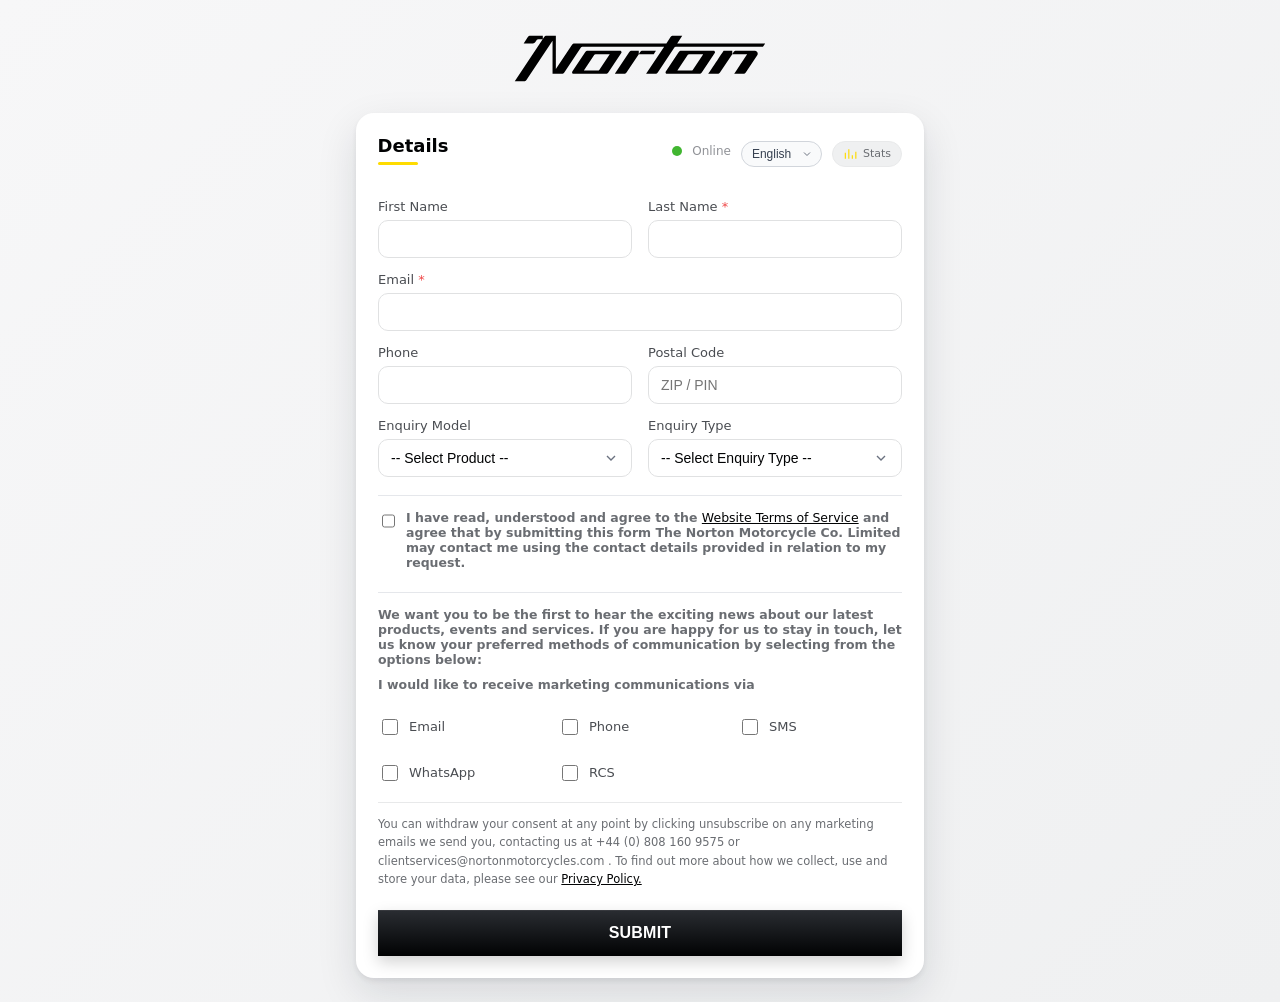
<file: index.html>
<!DOCTYPE html>
<html lang="en">
<head>
<meta charset="UTF-8" />
<meta name="viewport" content="width=device-width, initial-scale=1.0" />
<title>Norton Enquiry Form</title>
<link rel="icon" type="image/svg+xml" href="Norton_Stamp_Roundel_RGB.svg">
<link rel="stylesheet" href="styles.css">
</head>

<body>
<script src="crypto-js.min.js"></script>
<div class="page-wrapper">

<div class="logo-wrapper">
  <img
    src="Norton_Secondary_Lockup_Horizontal.svg"
    alt="Norton Logo"
    class="company-logo"
  />
</div>
<div class="card">

   <div class="card-flip" id="cardFlip">
      <div class="card-face card-front">
        <div class="card-header">
          <div class="section-header">
            <h2 data-i18n="leadDetails">Details</h2>
            <div class="section-underline"></div>
          </div>
          <div class="status-row">
            <span id="dot" class="dot"></span>
            <span id="netText"></span>
            <div class="lang-switch">
              <select id="langSelect">
                <option value="en">English</option>
                <option value="fr">Français</option>
                <option value="de">Deutsch</option>
                <option value="es">Español</option>
                <option value="it">Italiano</option>
              </select>
            </div>
            <div class="stats-toggle" id="statsToggle" data-i18n-title="viewStats" title="View Stats">
              <svg viewBox="0 0 24 24">
                <path d="M4 20V10"/>
                <path d="M10 20V4"/>
                <path d="M16 20V14"/>
                <path d="M22 20V8"/>
              </svg>
              <span class="stats-label" data-i18n="statsLabel">Stats</span>
            </div>
          </div>
          
        </div>
        

        <form id="leadForm" method="POST" novalidate>

          <input type="hidden" name="Lead_Source_Detail__c" value="NORTON_WEB_TO_LEAD_CAPTURE_OFFLINE">   
          <input type="hidden" name="Language__c" id="sfLanguage"> 

          <div class="form-row">
            <div>
              <label data-i18n="firstName">First Name</label>
              <input name="first_name" type="text" maxlength="40">
            </div>

            <div>
              <label class="required" data-i18n="lastName">Last Name</label>
              <input name="last_name" type="text" maxlength="80" required >
            </div>
          </div>

          <label class="required" data-i18n="email">Email</label>
          <input name="email" type="text" required inputmode="email">

          <div class="form-row">
            <div>
              <label data-i18n="phone">Phone</label>
              <input name="phone" type="tel" inputmode="tel" autocomplete="tel">
            </div>

            <div>
              <label data-i18n="postalCode">Postal Code</label>
              <input
                name="zip"
                type="text"
                maxlength="10"
                inputmode="text"
                pattern="[A-Za-z0-9\s\-]{3,10}"
                data-i18n-placeholder="postalHint"
              >
            </div>
          </div>
          
          <div class="form-row">
            <div>
              <label data-i18n="enquiryModel">Enquiry Model</label>
              <select name="Web_To_Lead_Enquiry_Model_Id__c" >
                <option value="" data-i18n="selectProduct">-- Select Product --</option>
              </select>
            </div>

            <div>
              <label data-i18n="enquiryType">Enquiry Type</label>
              <select name="Enquiry_Type__c">
                <option value="" data-i18n="selectEnquiryType">-- Select Enquiry Type --</option>
                <option value="Enquiry" data-i18n="enquiry">Enquiry</option>
                <option value="Waitlist" data-i18n="waitlist">Waitlist</option>
              </select>
            </div>
          </div>
          
          <div class="terms-section" style="margin:18px 0; border-top:1px solid #e5e7eb;">
            <label class="consent-item-terms">
              <input
                type="checkbox"
                id="termsAccepted"
                required
              >
              <span>
                <span data-i18n="termsBefore"></span>
                <a
                  href="#"
                  id="termsLink"
                  target="_blank"
                  rel="noopener noreferrer"
                  data-i18n="termsLinkText"
                ></a>
                <span data-i18n="termsAfter"></span>
              </span>
            </label>
          </div>
          <div class="consent-section">
            <div class="consent-title" data-i18n="commPref">Communication Preferences</div>
            <div class="consent-title" data-i18n="commPref2">Communication Preferences</div>
            <div class="consent-grid">
              <label class="consent-item"><input type="checkbox" name="Meta_Emai_Consent__c" value="true"><span data-i18n="email">Email</span></label>
              <label class="consent-item"><input type="checkbox" name="Meta_Phone_Consent__c" value="true"><span data-i18n="phone">Phone</span></label>
              <label class="consent-item"><input type="checkbox" name="Meta_SMS_Consent__c" value="true"> SMS</label>
              <label class="consent-item"><input type="checkbox" name="Meta_WhatsApp_Consent__c" value="true"> WhatsApp</label>
              <label class="consent-item"><input type="checkbox" name="Meta_RCS_Consent__c" value="true"> RCS</label>
            </div>
          </div>
          <div class="privacy-note">
            <span data-i18n="privacyBefore"></span>
            <a
              href="#"
              id="privacyLink"
              target="_blank"
              rel="noopener noreferrer"
              data-i18n="privacyLinkText"
            ></a>
          </div>
          <div class="form-footer">
            <button class="btn"  data-i18n="submit">Submit Lead</button>
          </div>
          
          <!-- <div style="margin:14px 0; border-top:1px solid #e5e7eb;"></div> -->
        </form>
      </div>
      <div class="card-face card-back">

      <h3 style="margin-top:10px;" data-i18n="leadSummary">Lead Summary</h3>

      <div class="stats-grid">

        <div class="stat">
          <span id="totalCount">0</span>
          <label data-i18n="total">Total</label>
        </div>

        <div class="stat">
          <span id="syncedCount">0</span>
          <label data-i18n="synced">Synced</label>
        </div>

        <div class="stat">
          <span id="pendingCount">0</span>
          <label data-i18n="pendingLabel">Pending</label>
        </div>

        <div class="stat">
          <span id="onlineCount">0</span>
          <label data-i18n="capturedOnline">Captured Online</label>
        </div>

        <div class="stat">
          <span id="offlineCount">0</span>
          <label data-i18n="capturedOffline">Captured Offline</label>
        </div>

      </div>

      <div style="margin-top: 20px;">
        <button onclick="openExportModal()" class="action-btn" data-i18n="exportLeads">Export Leads</button>
        <button onclick="openDeleteModal()" class="action-btn danger" data-i18n="deleteAllLeads">Delete All Leads</button>
      </div>

      <button id="backBtn" class="btn" style="margin-top:20px;" data-i18n="flipBtn">
        FLIP
      </button>
      <div class="delete-warning" data-i18n="deleteWarning"></div>


    </div>
   </div>
  

  

  <div id="pendingBar" class="pending-bar">
    <span id="pendingText"></span>
    <svg id="syncBtn" class="sync-icon" viewBox="0 0 24 24">
      <path d="M3 12a9 9 0 0 1 15.5-6.36"/>
      <polyline points="18 3 18 6 15 6"/>
      <path d="M21 12a9 9 0 0 1-15.5 6.36"/>
      <polyline points="6 21 6 18 9 18"/>
    </svg>
  </div>

</div>

<iframe name="hidden_sf_target" style="display:none;"></iframe>
</div>

<div id="successPopup" class="popup-overlay">
  <div class="popup-card">
    <h3 id="popupTitle"></h3>

    <p id="successMsg"></p>

    <button onclick="closePopup()" class="popup-btn" data-i18n="ok">
      OK
    </button>
  </div>
</div>
<script src="app.js"></script>

<div id="exportModal" class="modal">
  <div class="modal-card">

    <h3 class="modal-title" data-i18n="exportLeads">Export Leads</h3>

    <input type="password" id="exportPassword" data-i18n-placeholder="enterPassword" class="modal-input"/>
    <input type="password" id="confirmPassword" data-i18n-placeholder="confirmPassword" class="modal-input"/>

    <div class="modal-actions">
      <button type="button" class="modal-btn secondary" onclick="closeExportModal()" data-i18n="cancel">Cancel</button>
      <button type="button" class="modal-btn primary" onclick="exportLeads()" data-i18n="export">Export</button>
    </div>

  </div>
</div>
<div id="deleteModal" class="modal">
  <div class="modal-card">

    <h3 class="modal-title" data-i18n="deleteConfirmTitle">Type DELETE to confirm</h3>

    <input type="text" id="deleteConfirmText" data-i18n-placeholder="typeDelete"  class="modal-input"/>

    <div class="modal-actions">
      <button type="button" class="modal-btn secondary" onclick="closeDeleteModal()" data-i18n="cancel">Cancel</button>
      <button type="button" class="modal-btn danger" onclick="clearAllLeads()" data-i18n="delete">Delete</button>
    </div>

  </div>
</div>
</body>
</html>
</file>
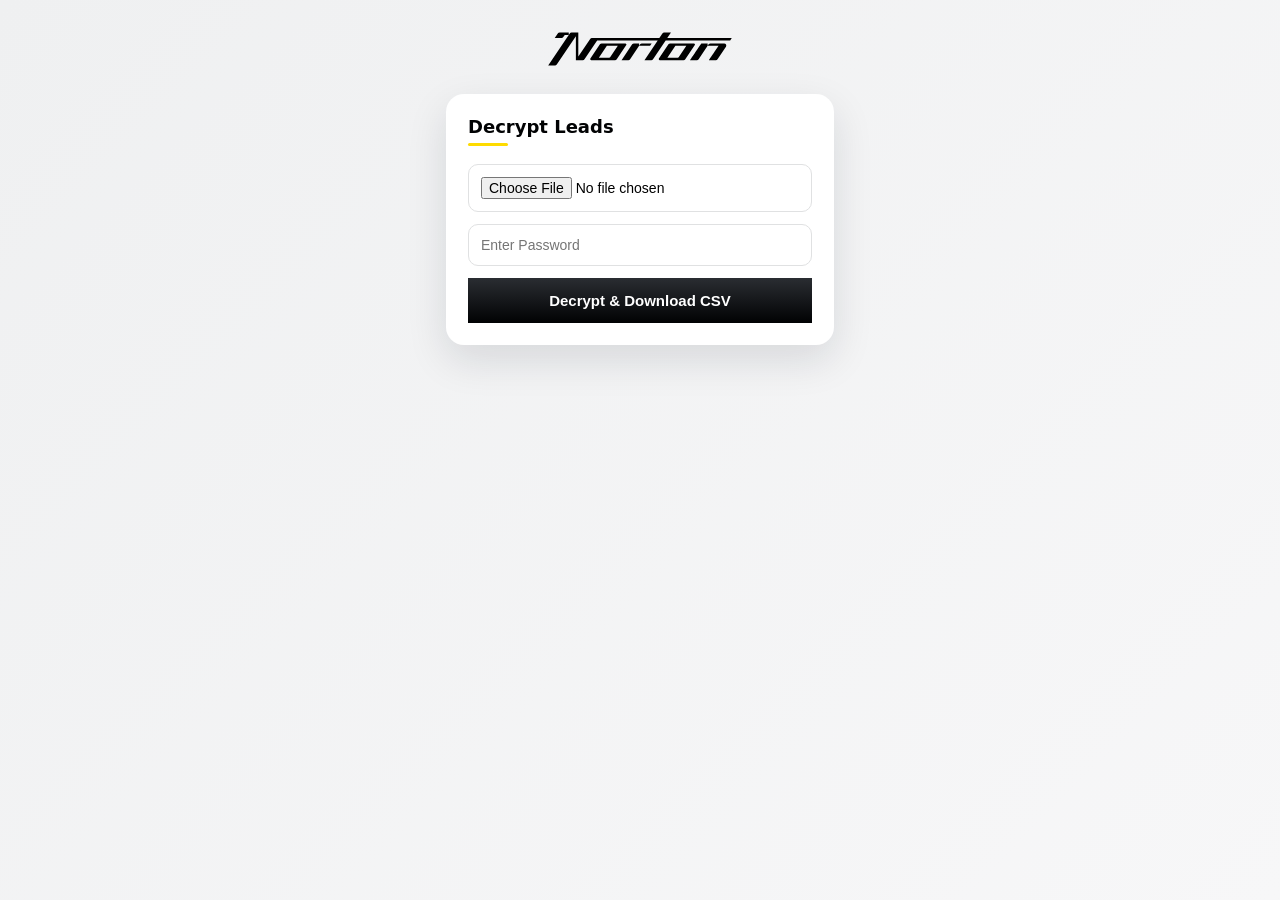
<file: decrypt.html>
<!DOCTYPE html>

<html lang="en">
<head>
<meta charset="UTF-8">
<meta name="viewport" content="width=device-width, initial-scale=1.0">
<title>Norton Decrypt Tool</title>

<script src="crypto-js.min.js"></script>

<style>
* { box-sizing: border-box; }

:root {
  --norton-black-1100: #010203;
  --norton-black-1000: #2A2D32;
  --norton-black-800:  #6A6D72;
  --norton-black-400:  #E0E1E2;
  --norton-black-200:  #EFF0F1;
  --norton-white:      #FFFFFF;
  --success-500:#41B631;
  --error-400:#D22316;
  --accent-gold:#FEDB00;
}

body {
  margin: 0;
  font-family: -apple-system, BlinkMacSystemFont, "Segoe UI", system-ui;
  background: linear-gradient(135deg, var(--norton-black-200), #f7f7f8);
  display: flex;
  justify-content: center;
  align-items: flex-start;
  min-height: 100vh;
}

.page-wrapper {
  width: 100%;
  max-width: 420px;
  padding: 24px 16px;
}

.logo-wrapper {
  text-align: center;
  margin-bottom: 16px;
}

.company-logo {
  max-width: 220px;
}

.card {
  background: var(--norton-white);
  border-radius: 18px;
  padding: 22px;
  box-shadow: 0 15px 40px rgba(15,23,42,.12);
}

h2 {
  margin: 0;
  font-size: 18px;
  font-weight: 600;
  color: var(--norton-black-1100);
}

.section-underline {
  width: 40px;
  height: 3px;
  background: var(--accent-gold);
  margin: 6px 0 18px;
  border-radius: 2px;
}

input {
  width: 100%;
  padding: 12px;
  margin-bottom: 12px;
  border-radius: 10px;
  border: 1px solid var(--norton-black-400);
  font-size: 14px;
}

input:focus {
  outline: none;
  border-color: var(--norton-black-1100);
  box-shadow: 0 0 0 2px rgba(1,2,3,0.1);
}

.btn {
  width: 100%;
  padding: 14px;
  background: linear-gradient(
    180deg,
    var(--norton-black-1000),
    var(--norton-black-1100)
  );
  color: white;
  border: none;
  border-radius: 0;
  font-size: 15px;
  font-weight: 600;
  cursor: pointer;
}

.btn:hover {
  opacity: 0.92;
}

/* Popup */
.popup-overlay {
  display: none;
  position: fixed;
  inset: 0;
  background: rgba(1,2,3,0.6);
  align-items: center;
  justify-content: center;
}

.popup-card {
  background: white;
  padding: 24px;
  border-radius: 16px;
  width: 300px;
  text-align: center;
  box-shadow: 0 20px 40px rgba(0,0,0,0.3);
}

.popup-card h3 {
  margin-bottom: 10px;
}

.popup-btn {
  width: 100%;
  padding: 12px;
  background: black;
  color: white;
  border: none;
  margin-top: 10px;
  cursor: pointer;
}
</style>

</head>

<body>

<div class="page-wrapper">

  <div class="logo-wrapper">
    <img src="Norton_Secondary_Lockup_Horizontal.svg" class="company-logo">
  </div>

  <div class="card">
    <h2>Decrypt Leads</h2>
    <div class="section-underline"></div>

<input type="file" id="fileInput" accept=".enc,.json">
<input type="password" id="password" placeholder="Enter Password">

<button class="btn" onclick="decryptFile()">Decrypt & Download CSV</button>

  </div>

</div>

<!-- Popup -->

<div id="popup" class="popup-overlay">
  <div class="popup-card">
    <h3 id="popupTitle"></h3>
    <p id="popupMsg"></p>
    <button class="popup-btn" onclick="closePopup()">OK</button>
  </div>
</div>

<script>
function showPopup(title, msg) {
  document.getElementById("popupTitle").textContent = title;
  document.getElementById("popupMsg").textContent = msg;
  document.getElementById("popup").style.display = "flex";
}

function closePopup() {
  document.getElementById("popup").style.display = "none";
}

function decryptWithPBKDF2(encrypted, password, saltHex, ivHex) {
  const salt = CryptoJS.enc.Hex.parse(saltHex);
  const iv = CryptoJS.enc.Hex.parse(ivHex);

  const key = CryptoJS.PBKDF2(password, salt, {
    keySize: 256 / 32,
    iterations: 100000
  });

  const decrypted = CryptoJS.AES.decrypt(encrypted, key, { iv: iv });

  return decrypted.toString(CryptoJS.enc.Utf8);
}

function decryptFile() {
  const file = document.getElementById("fileInput").files[0];
  const password = document.getElementById("password").value;

  if (!file || !password) {
    showPopup("Error", "Please select file and enter password");
    return;
  }

  const reader = new FileReader();

  reader.onload = function(e) {
    try {
      const parsed = JSON.parse(e.target.result);

      const csv = decryptWithPBKDF2(
        parsed.data,
        password,
        parsed.salt,
        parsed.iv
      );

      if (!csv) {
        showPopup("Error", "Wrong password or invalid file");
        return;
      }

      const blob = new Blob(["\uFEFF" + csv], {
        type: "text/csv;charset=utf-8;"
      });
      const link = document.createElement("a");

      link.href = URL.createObjectURL(blob);
      link.download = "norton_leads.csv";

      link.click();

      showPopup("Success", "File decrypted successfully");

    } catch (err) {
      console.error(err);
      showPopup("Error", "Wrong password or invalid file");
    }
  };

  reader.readAsText(file);
}
</script>

</body>
</html>
</file>
<file: styles.css>
* { box-sizing: border-box; }

:root {
  --norton-black-1100: #010203;
  --norton-black-1000: #2A2D32;
  --norton-black-900:  #4A4D52;
  --norton-black-800:  #6A6D72;
  --norton-black-700:  #909297;
  --norton-black-600:  #ADB1B4;
  --norton-black-500:  #C1C3C4;
  --norton-black-400:  #E0E1E2;
  --norton-black-300:  #E8E9EA;
  --norton-black-200:  #EFF0F1;
  --norton-black-100:  #F7F7F8;
  --norton-white:      #FFFFFF;

  --info-500:   #278AE6;
  --success-500:#41B631;
  --warning-400:#EF9F00;
  --error-400:  #D22316;

  --accent-gold: #FEDB00;
}

body {
  margin: 0;
  font-family: -apple-system, BlinkMacSystemFont, "Segoe UI", system-ui, sans-serif;
  background: linear-gradient(
    135deg,
    var(--norton-black-100),
    var(--norton-black-200)
  );
  min-height: 100vh;
  display: flex;
  justify-content: center;
  align-items: flex-start;
}

.page-wrapper {
  width: 100%;
  max-width: 600px;
  padding: 24px 16px;
}

h1 {
  margin-bottom: 12px;
  font-size: 22px;
  font-weight: 600;
  text-align: center;
}

.card {
  perspective: 1200px;
  position: relative;
  background: var(--norton-white);
  border-radius: 18px;
  padding: 22px;
  box-shadow:
    0 15px 40px rgba(15,23,42,.12),
    0 3px 6px rgba(15,23,42,.08);
}

.card-header {
  display: flex;
  justify-content: space-between;
  align-items: flex-start;
  gap: 12px;
  margin-bottom: 18px;
  flex-wrap: wrap;
}

.status-row {
  display: flex;
  align-items: center;
  gap: 10px;
  font-size: 12px;
  color: var(--norton-black-700);
  flex-wrap: wrap;
}

.dot {
  width: 10px;
  height: 10px;
  border-radius: 50%;
}
.dot.online { background: var(--success-500); }
.dot.offline { background: var(--error-400) }


label {
  display: block;
  font-size: 13px;
  margin-top: 14px;
  font-weight: 500;
  color: var(--norton-black-900);
}

label.required::after {
  content: " *";
  color: #ef4444;
}

input[type="text"],
input[type="email"],
input[type="tel"],
select  {
  width: 100%;
  padding: 10px 12px;
  margin-top: 6px;
  border-radius: 10px;
  border: 1px solid var(--norton-black-400);
  background: var(--norton-white);
  color: var(--norton-black-1100);
  font-size: 14px;
}
select {
  padding-right: 40px; /* space for arrow */
  appearance: none;
  -webkit-appearance: none;
  -moz-appearance: none;
  background-image: url("data:image/svg+xml,%3Csvg xmlns='http://www.w3.org/2000/svg' width='16' height='16' fill='none' stroke='%236b7280' stroke-width='2' viewBox='0 0 24 24'%3E%3Cpolyline points='6 9 12 15 18 9'/%3E%3C/svg%3E");
  background-repeat: no-repeat;
  background-position: right 12px center;
  background-size: 16px;
}
input:focus,
select:focus {
  outline: none;
  border-color: var(--norton-black-1100);
  box-shadow: 0 0 0 2px rgba(1,2,3,.12);
}

.consent-section {
  margin-top: 22px;
  padding-top: 14px;
  border-top: 1px solid #e5e7eb;
}

.consent-title {
  font-size: 12.5px;
  font-weight: 600;
  margin-bottom: 10px;
  color: var(--norton-black-800);
}

.consent-grid {
  display: grid;
  grid-template-columns: repeat(auto-fit, minmax(140px, 1fr));
  gap: 10px 16px;
}

.consent-item {
  display: flex;
  align-items: center;
  gap: 8px;
  font-size: 13px;
}

.consent-item-terms {
  display: flex;
  align-items: flex-start;
  gap: 8px;
  font-weight: 600;
  font-size: 12.5px;
  color: var(--norton-black-800);
}
/* Footer */
.form-footer {
  margin-top: 22px;
  display: flex;
  justify-content: flex-end;
}

.btn {
  width: 100%;
  display: block;

  background: linear-gradient(
    180deg,
    var(--norton-black-1000) 0%,
    var(--norton-black-1100) 100%
  );

  color: var(--norton-white);
  border: none;
  border-radius: 0px;

  padding: 14px 36px;
  font-size: 16px;
  font-weight: 600;
  letter-spacing: 0.2px;
  cursor: pointer;

  box-shadow:
    0 6px 16px rgba(1, 2, 3, 0.18),
    inset 0 1px 0 rgba(255, 255, 255, 0.06);

  transition:
    transform 0.15s ease,
    box-shadow 0.15s ease,
    background 0.15s ease;
}

.btn:hover {
  transform: translateY(-1px);
  box-shadow:
    0 8px 20px rgba(1, 2, 3, 0.22),
    inset 0 1px 0 rgba(255, 255, 255, 0.08);
}
.btn:active {
  transform: translateY(0);
  box-shadow:
    0 4px 10px rgba(1, 2, 3, 0.25),
    inset 0 2px 4px rgba(0, 0, 0, 0.4);
}
.btn:disabled {
  opacity: 0.5;
  cursor: not-allowed;
  box-shadow: none;
}
/* Pending sync */
.pending-bar {
  margin-top: 14px;
  font-size: 12px;
  color: var(--norton-black-800);
  display: none;
  align-items: center;
  gap: 8px;
}

.sync-icon {
  width: 18px;
  height: 18px;
  stroke: var(--norton-black-900);
  fill: none;
  stroke-width: 2;
  cursor: pointer;
}

.sync-icon.rotating {
  animation: spin 1s linear infinite;
}

@keyframes spin {
  to { transform: rotate(360deg); }
}
.stats-toggle {
  display: flex;
  align-items: center;
  gap: 6px;
  margin-top: 6px;
  cursor: pointer;
  padding: 5px 10px;
  border-radius: 999px;
  background: var(--norton-black-200);
  border: 1px solid var(--norton-black-300);

  transition: all 0.2s ease;
}

.stats-toggle svg {
  width: 14px;
  height: 14px;

  stroke: var(--accent-gold);
  stroke-width: 2;
  fill: none;

  transition: all 0.25s ease;
}

.stats-label {
  font-size: 11px;
  font-weight: 500;
  color: var(--norton-black-800);
}

.stats-toggle:hover {
  background: var(--norton-black-1100);
  border-color: var(--norton-black-1100);
}

.stats-toggle:hover svg {
  stroke: var(--accent-gold);
  transform: translateY(-1px);
}

.stats-toggle:hover .stats-label {
  color: var(--norton-white);
}

.stats-toggle:active {
  transform: scale(0.95);
}
.stats-grid {
  display: grid;
  grid-template-columns: repeat(2, 1fr);
  gap: 14px;
  margin-top: 20px;
}

.stat {
  background: var(--norton-black-100);
  padding: 16px;
  border-radius: 12px;
  text-align: center;

  display: flex;              
  flex-direction: column;     
  justify-content: center;
  align-items: center;
  min-height: 70px;           
}

.stat span {
  font-size: 20px;
  font-weight: 600;
  color: var(--norton-black-1100);
}

.stat label {
  font-size: 11px;
  color: var(--norton-black-700);
  margin-top: 4px;
}
.lang-switch select {
  font-size: 12px;
  padding: 4px 10px;
  height: 26px;
  border-radius: 999px;
  border: 1px solid #d1d5db;
  background: #f9fafb;
  color: #374151;
  cursor: pointer;
  appearance: none;
  -webkit-appearance: none;
  padding-right: 22px;
  background-image: url("data:image/svg+xml,%3Csvg xmlns='http://www.w3.org/2000/svg' width='12' height='12' fill='none' stroke='%236b7280' stroke-width='2' viewBox='0 0 24 24'%3E%3Cpolyline points='6 9 12 15 18 9'/%3E%3C/svg%3E");
  background-repeat: no-repeat;
  background-position: right 8px center;
}

.lang-switch select:focus {
  outline: none;
  border-color: #4f46e5;
}

.logo-wrapper {
  text-align: center;
  margin-bottom: 16px;
}

.company-logo {
  max-width: 300px;
  width: auto;
}
@media (max-width: 480px) {
  .company-logo {
    max-width: 180px;
  }
}
.section-header h2 {
  color: var(--norton-black-1100);
  margin: 0;
  font-size: 18px;
  font-weight: 600;
}

.section-underline {
  width: 40px;
  height: 3px;
  background: var(--accent-gold);
  border-radius: 3px;
  margin-top: 6px;
}
.terms-section {
  color: var(--norton-black-800);
  font-size: 12.5px;
}
.popup-overlay {
  display: none;
  position: fixed;
  inset: 0;
  background: rgba(1, 2, 3, 0.6); 
  align-items: center;
  justify-content: center;
  z-index: 9999;
}

.popup-card {
  background: var(--norton-white);
  padding: 24px 28px;
  border-radius: 18px;
  max-width: 320px;
  width: calc(100% - 32px);
  text-align: center;
  box-shadow: 0 24px 48px rgba(1, 2, 3, 0.35);
}

.popup-card h3 {
  margin: 0 0 8px;
  font-size: 18px;
  font-weight: 600;
  color: var(--success-500); 
}

.popup-card p {
  margin: 0 0 18px;
  font-size: 14px;
  color: var(--norton-black-800);
}

.popup-btn {
  background: linear-gradient(
    180deg,
    var(--norton-black-1000),
    var(--norton-black-1100)
  );
  color: var(--norton-white);
  border: none;
  border-radius: 999px;
  padding: 10px 24px;
  font-size: 14px;
  font-weight: 600;
  cursor: pointer;
}

.popup-btn:hover {
  background: linear-gradient(
    180deg,
    var(--norton-black-900),
    var(--norton-black-1100)
  );
}
input[type="checkbox"] {
  accent-color: var(--norton-black-1100);
  width: 16px;
  height: 16px;
  cursor: pointer;
}
.form-row {
  display: grid;
  grid-template-columns: 1fr 1fr;
  gap: 16px;
}
@media (max-width: 480px) {
  .form-row {
    grid-template-columns: 1fr;
  }
}
.consent-item-terms a {
  color: var(--norton-black-1100);
  font-weight: 500;
  text-decoration: underline;
}

.consent-item-terms a:hover,
.consent-item-terms a:focus {
  color: var(--norton-black-1000);
  text-decoration-thickness: 2px;
}
.privacy-note {
  margin: 18px 0 20px;
  padding-top: 12px;
  border-top: 1px solid var(--norton-black-300);
  font-size: 11.5px;
  line-height: 1.6;
  color: var(--norton-black-800);
}

.privacy-note a {
  color: var(--norton-black-1100);
  font-weight: 500;
  text-decoration: underline;
}

.card-flip {
  position: relative;
  width: 100%;
  transition: transform 0.6s ease;
  transform-style: preserve-3d;
}

.card-flip.flipped {
  transform: rotateY(180deg);
}

.card-face {
  width: 100%;
  backface-visibility: hidden;
}

.card-front {
  position: relative;
  z-index: 2;
}

.card-back {
  position: absolute;
  top: 0;
  left: 0;
  transform: rotateY(180deg);
  text-align: center;
  width: 100%;
}

.action-btn {
  width: 100%;
  margin: 10px 0;
  padding: 14px;

  background: linear-gradient(
    180deg,
    var(--norton-black-1000),
    var(--norton-black-1100)
  );

  color: var(--norton-white);
  border: none;
  border-radius: 0px;

  font-size: 15px;
  font-weight: 600;
  letter-spacing: 0.2px;
  cursor: pointer;

  box-shadow:
    0 6px 16px rgba(1, 2, 3, 0.18),
    inset 0 1px 0 rgba(255, 255, 255, 0.06);

  transition: all 0.15s ease;
}

.action-btn:hover {
  transform: translateY(-1px);
  box-shadow:
    0 8px 20px rgba(1, 2, 3, 0.22),
    inset 0 1px 0 rgba(255, 255, 255, 0.08);
}

.action-btn:active {
  transform: translateY(0);
}
.action-btn.danger {
  background: linear-gradient(
    180deg,
    #e53935,
    #b71c1c
  );

  box-shadow:
    0 6px 16px rgba(183, 28, 28, 0.35),
    inset 0 1px 0 rgba(255,255,255,0.1);
}

.modal {
  display: none;
  position: fixed;
  top: 0;
  left: 0;
  width: 100%;
  height: 100%;
  background: rgba(0,0,0,0.6);
}

.modal-content {
  background: white;
  padding: 20px;
  margin: 15% auto;
  width: 300px;
  border-radius: 10px;
}
.modal {
  display: none;
  position: fixed;
  inset: 0;
  background: rgba(1,2,3,0.6);
  align-items: center;
  justify-content: center;
  z-index: 9999;
}

.modal-card {
  background: var(--norton-white);
  padding: 24px;
  border-radius: 16px;
  width: 320px;
  max-width: calc(100% - 32px);

  box-shadow: 0 20px 40px rgba(0,0,0,0.25);

  animation: popupFade 0.25s ease;
}

.modal-title {
  margin: 0 0 16px;
  font-size: 18px;
  font-weight: 600;
  color: var(--norton-black-1100);
  text-align: left;
}

.modal-input {
  width: 100%;
  padding: 12px;
  margin-bottom: 12px;

  border-radius: 10px;
  border: 1px solid var(--norton-black-400);

  font-size: 14px;
}

.modal-input:focus {
  outline: none;
  border-color: var(--norton-black-1100);
  box-shadow: 0 0 0 2px rgba(1,2,3,0.1);
}

.modal-actions {
  display: flex;
  justify-content: flex-end;
  gap: 10px;
  margin-top: 10px;
}

/* Buttons */

.modal-btn {
  padding: 10px 18px;
  font-size: 14px;
  font-weight: 600;
  border-radius: 999px;
  border: none;
  cursor: pointer;
}

/* Primary (Export) */
.modal-btn.primary {
  background: linear-gradient(
    180deg,
    var(--norton-black-1000),
    var(--norton-black-1100)
  );
  color: white;
}

/* Secondary (Cancel) */
.modal-btn.secondary {
  background: transparent;
  color: var(--norton-black-800);
}

/* Danger (Delete) */
.modal-btn.danger {
  background: linear-gradient(180deg, #e53935, #b71c1c);
  color: white;
}
.modal-btn:disabled {
  opacity: 0.5;
  cursor: not-allowed;
}
.delete-warning {
  margin-top: 14px;
  padding-top: 12px;
  border-top: 1px solid var(--norton-black-300);

  font-size: 12px;
  line-height: 1.5;
  color: var(--warning-400);

  text-align: center;
}
.modal-input::placeholder {
  color: var(--norton-black-600);  
  opacity: 1;                    
}
.modal-input::-webkit-input-placeholder {
  color: var(--norton-black-600);
}
</file>
